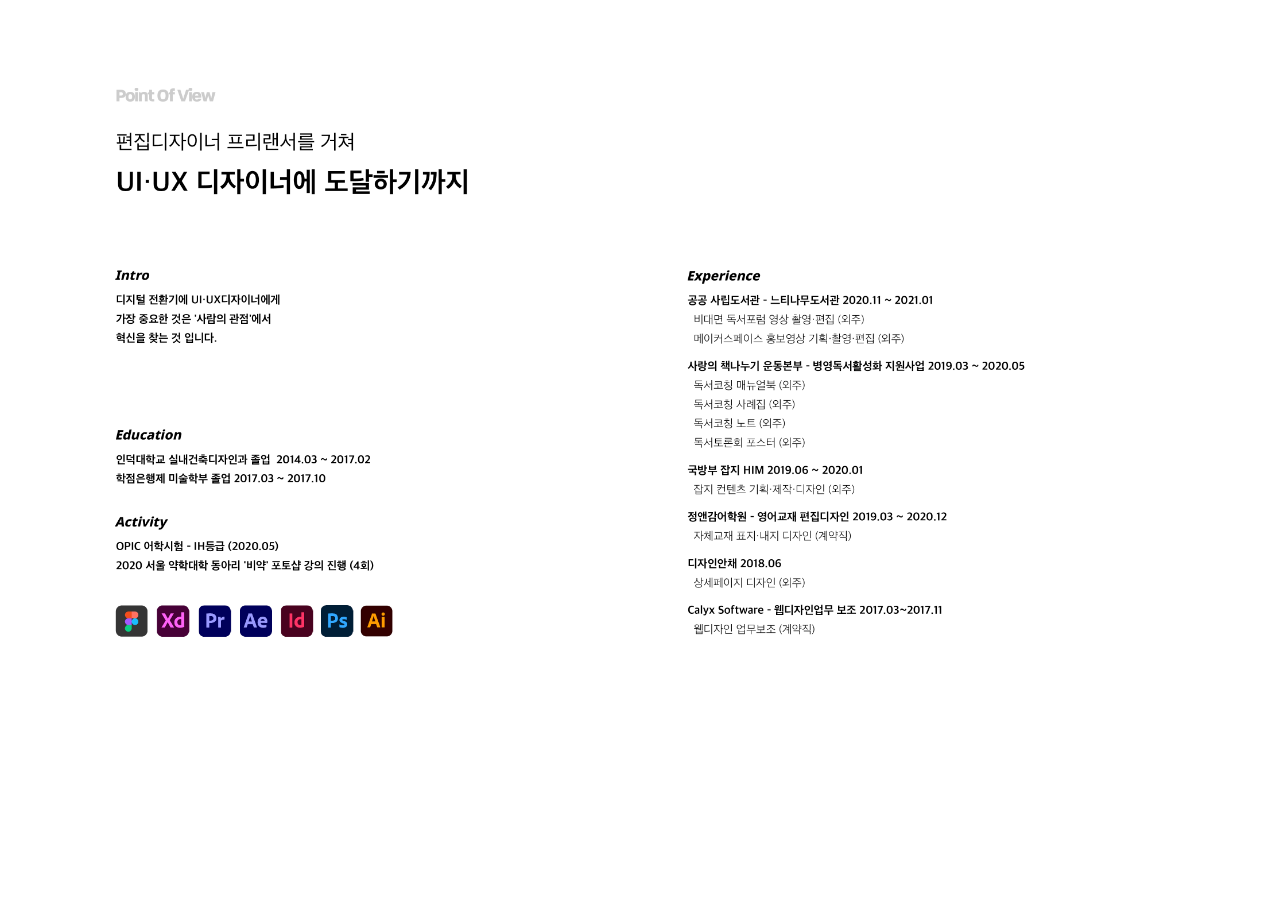
<file: about.html>
<html lang="en">
<head>
    <meta charset="UTF-8">
    <meta http-equiv="X-UA-Compatible" content="IE=edge">
    <meta name="viewport" content="width=device-width, initial-scale=1.0">
    <title>Document</title>
</head>
<body>
    <img src="자기소개.png" alt="" width="100%">
    
</body>
</html>
</file>
